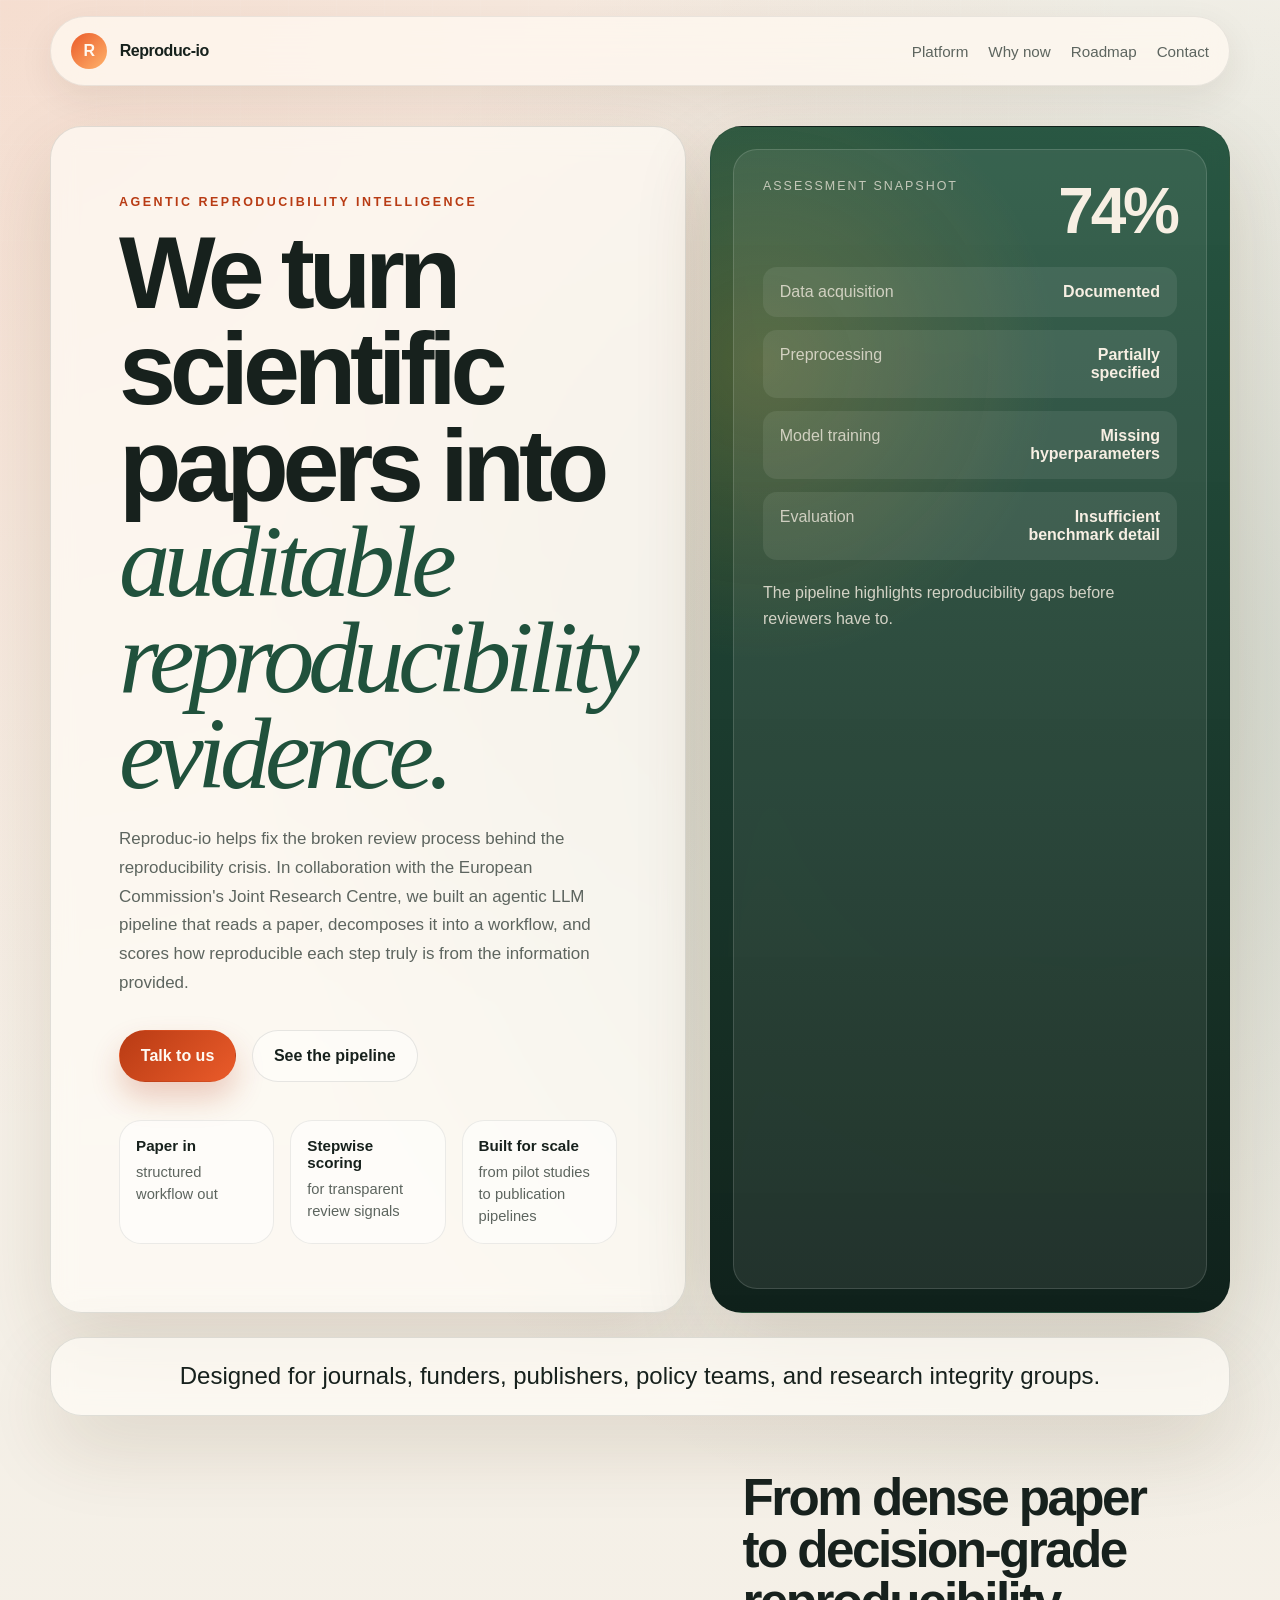
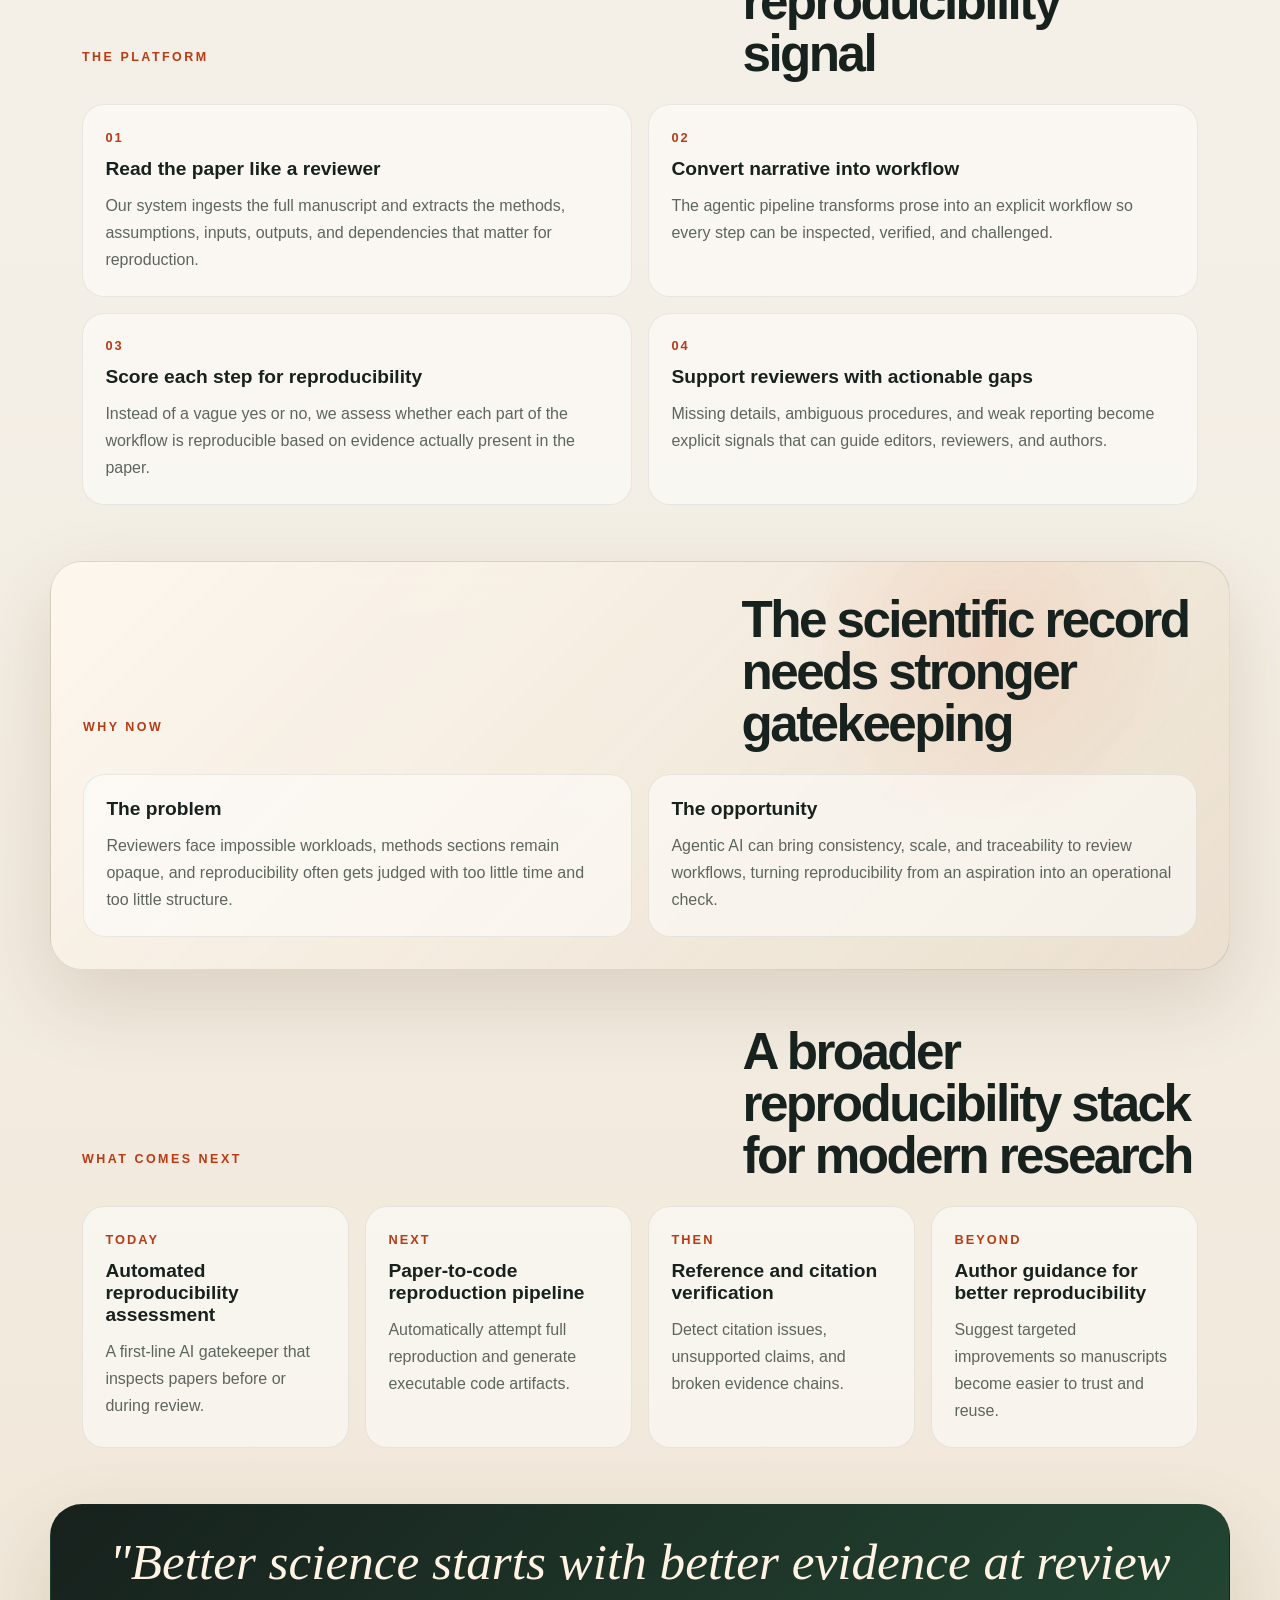
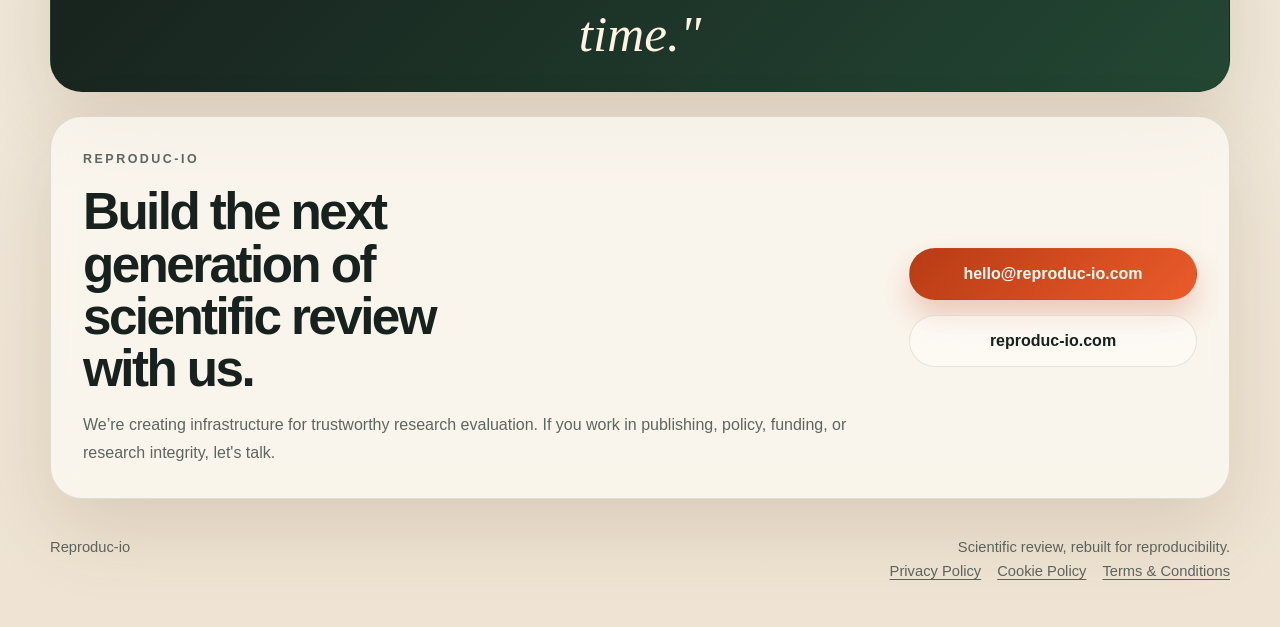
<file: index.html>
<!DOCTYPE html>
<html lang="en">
  <head>
    <meta charset="UTF-8" />
    <meta name="viewport" content="width=device-width, initial-scale=1.0" />
    <title>Reproduc-io | Rebuilding Trust In Scientific Review</title>
    <meta
      name="description"
      content="Reproduc-io uses agentic AI to assess the reproducibility of scientific papers and strengthen peer review with structured, scalable evidence."
    />
    <meta
      name="keywords"
      content="Reproduc-io, reproducibility, peer review, scientific review, agentic AI, LLM, research integrity"
    />
    <meta name="theme-color" content="#f4efe6" />
    <meta property="og:title" content="Reproduc-io" />
    <meta
      property="og:description"
      content="Fixing the broken review process with agentic AI for reproducibility assessment."
    />
    <meta property="og:type" content="website" />
    <meta property="og:url" content="https://reproduc-io.com/" />
    <link rel="icon" type="image/svg+xml" href="favicon.svg" />
    <link rel="stylesheet" href="styles.css" />
  </head>
  <body>
    <div class="page-shell">
      <header class="site-header">
        <a class="brand" href="#top" aria-label="Reproduc-io home">
          <span class="brand-mark">R</span>
          <span class="brand-text">Reproduc-io</span>
        </a>
        <nav class="site-nav" aria-label="Primary navigation">
          <a href="#platform">Platform</a>
          <a href="#why-now">Why now</a>
          <a href="#roadmap">Roadmap</a>
          <a href="#contact">Contact</a>
        </nav>
      </header>

      <main id="top">
        <section class="hero">
          <div class="hero-copy">
            <p class="eyebrow reveal">Agentic reproducibility intelligence</p>
            <h1 class="reveal">
              We turn scientific papers into
              <span>auditable reproducibility evidence.</span>
            </h1>
            <p class="hero-text reveal">
              Reproduc-io helps fix the broken review process behind the reproducibility
              crisis. In collaboration with the European Commission's Joint Research
              Centre, we built an agentic LLM pipeline that reads a paper, decomposes
              it into a workflow, and scores how reproducible each step truly is from
              the information provided.
            </p>
            <div class="hero-actions reveal">
              <a class="button button-primary" href="#contact">Talk to us</a>
              <a class="button button-secondary" href="#platform">See the pipeline</a>
            </div>
            <ul class="hero-metrics reveal" aria-label="Key company metrics">
              <li>
                <strong>Paper in</strong>
                <span>structured workflow out</span>
              </li>
              <li>
                <strong>Stepwise scoring</strong>
                <span>for transparent review signals</span>
              </li>
              <li>
                <strong>Built for scale</strong>
                <span>from pilot studies to publication pipelines</span>
              </li>
            </ul>
          </div>

          <div class="hero-card reveal">
            <div class="signal-card">
              <div class="signal-card-header">
                <span class="signal-label">Assessment snapshot</span>
                <span class="signal-score">74%</span>
              </div>
              <div class="signal-flow">
                <div class="signal-step">
                  <span>Data acquisition</span>
                  <strong>Documented</strong>
                </div>
                <div class="signal-step">
                  <span>Preprocessing</span>
                  <strong>Partially specified</strong>
                </div>
                <div class="signal-step">
                  <span>Model training</span>
                  <strong>Missing hyperparameters</strong>
                </div>
                <div class="signal-step">
                  <span>Evaluation</span>
                  <strong>Insufficient benchmark detail</strong>
                </div>
              </div>
              <p class="signal-note">
                The pipeline highlights reproducibility gaps before reviewers have to.
              </p>
            </div>
          </div>
        </section>

        <section class="featured-strip reveal">
          <p>Designed for journals, funders, publishers, policy teams, and research integrity groups.</p>
        </section>

        <section class="section-grid" id="platform">
          <div class="section-heading reveal">
            <p class="eyebrow">The platform</p>
            <h2>From dense paper to decision-grade reproducibility signal</h2>
          </div>
          <div class="card-grid">
            <article class="info-card reveal">
              <span class="card-index">01</span>
              <h3>Read the paper like a reviewer</h3>
              <p>
                Our system ingests the full manuscript and extracts the methods,
                assumptions, inputs, outputs, and dependencies that matter for
                reproduction.
              </p>
            </article>
            <article class="info-card reveal">
              <span class="card-index">02</span>
              <h3>Convert narrative into workflow</h3>
              <p>
                The agentic pipeline transforms prose into an explicit workflow so
                every step can be inspected, verified, and challenged.
              </p>
            </article>
            <article class="info-card reveal">
              <span class="card-index">03</span>
              <h3>Score each step for reproducibility</h3>
              <p>
                Instead of a vague yes or no, we assess whether each part of the
                workflow is reproducible based on evidence actually present in the paper.
              </p>
            </article>
            <article class="info-card reveal">
              <span class="card-index">04</span>
              <h3>Support reviewers with actionable gaps</h3>
              <p>
                Missing details, ambiguous procedures, and weak reporting become
                explicit signals that can guide editors, reviewers, and authors.
              </p>
            </article>
          </div>
        </section>

        <section class="contrast-band" id="why-now">
          <div class="section-heading reveal">
            <p class="eyebrow">Why now</p>
            <h2>The scientific record needs stronger gatekeeping</h2>
          </div>
          <div class="two-column">
            <article class="contrast-card reveal">
              <h3>The problem</h3>
              <p>
                Reviewers face impossible workloads, methods sections remain opaque,
                and reproducibility often gets judged with too little time and too
                little structure.
              </p>
            </article>
            <article class="contrast-card reveal">
              <h3>The opportunity</h3>
              <p>
                Agentic AI can bring consistency, scale, and traceability to review
                workflows, turning reproducibility from an aspiration into an operational check.
              </p>
            </article>
          </div>
        </section>

        <section class="section-grid" id="roadmap">
          <div class="section-heading reveal">
            <p class="eyebrow">What comes next</p>
            <h2>A broader reproducibility stack for modern research</h2>
          </div>
          <div class="timeline">
            <article class="timeline-item reveal">
              <span class="timeline-phase">Today</span>
              <h3>Automated reproducibility assessment</h3>
              <p>
                A first-line AI gatekeeper that inspects papers before or during review.
              </p>
            </article>
            <article class="timeline-item reveal">
              <span class="timeline-phase">Next</span>
              <h3>Paper-to-code reproduction pipeline</h3>
              <p>
                Automatically attempt full reproduction and generate executable code artifacts.
              </p>
            </article>
            <article class="timeline-item reveal">
              <span class="timeline-phase">Then</span>
              <h3>Reference and citation verification</h3>
              <p>
                Detect citation issues, unsupported claims, and broken evidence chains.
              </p>
            </article>
            <article class="timeline-item reveal">
              <span class="timeline-phase">Beyond</span>
              <h3>Author guidance for better reproducibility</h3>
              <p>
                Suggest targeted improvements so manuscripts become easier to trust and reuse.
              </p>
            </article>
          </div>
        </section>

        <section class="quote-block reveal">
          <p>
            "Better science starts with better evidence at review time."
          </p>
        </section>

        <section class="cta-section reveal" id="contact">
          <div class="cta-copy">
            <p class="eyebrow">Reproduc-io</p>
            <h2>Build the next generation of scientific review with us.</h2>
            <p>
              We’re creating infrastructure for trustworthy research evaluation.
              If you work in publishing, policy, funding, or research integrity,
              let's talk.
            </p>
          </div>
          <div class="cta-actions">
            <a class="button button-primary" href="mailto:hello@reproduc-io.com">hello@reproduc-io.com</a>
            <a class="button button-secondary" href="https://reproduc-io.com" target="_blank" rel="noreferrer">reproduc-io.com</a>
          </div>
        </section>
      </main>

      <footer class="site-footer">
        <p>Reproduc-io</p>
        <div class="footer-meta">
          <p>Scientific review, rebuilt for reproducibility.</p>
          <div class="footer-links">
            <a href="privacy.html">Privacy Policy</a>
            <a href="cookies.html">Cookie Policy</a>
            <a href="terms.html">Terms &amp; Conditions</a>
          </div>
        </div>
      </footer>
    </div>

    <script src="script.js"></script>
  </body>
</html>
</file>
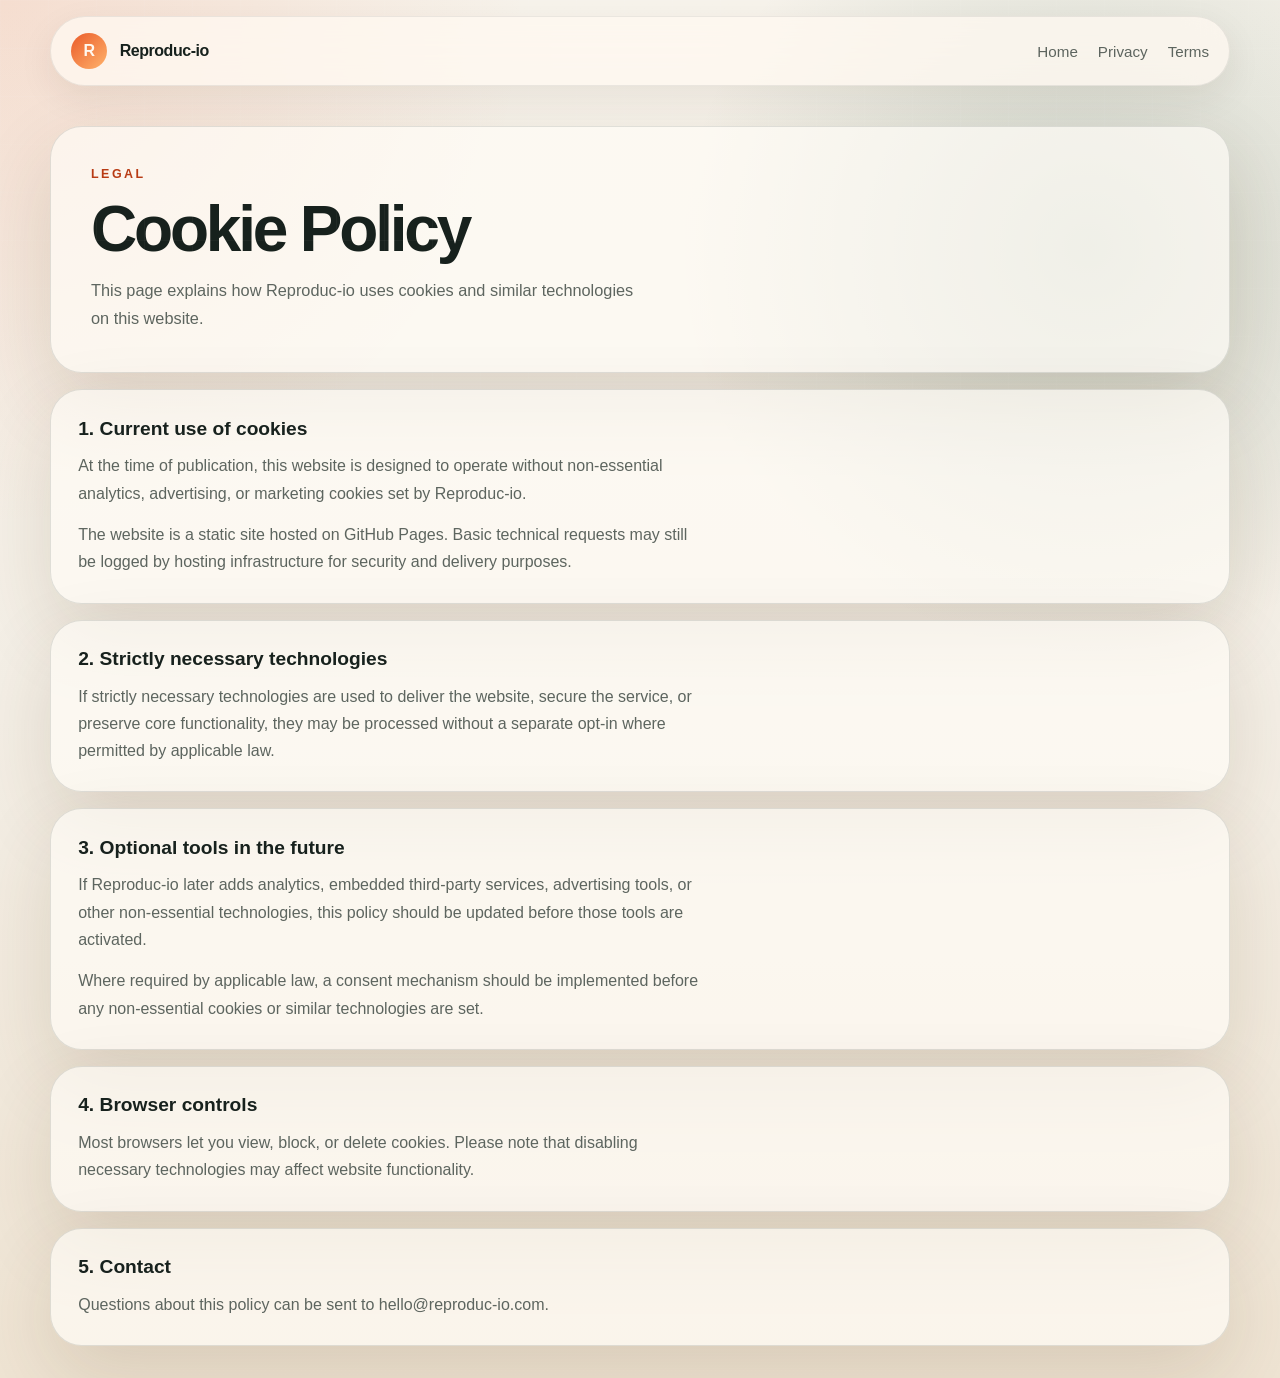
<file: cookies.html>
<!DOCTYPE html>
<html lang="en">
  <head>
    <meta charset="UTF-8" />
    <meta name="viewport" content="width=device-width, initial-scale=1.0" />
    <title>Cookie Policy | Reproduc-io</title>
    <meta name="description" content="Cookie Policy for Reproduc-io." />
    <link rel="icon" type="image/svg+xml" href="favicon.svg" />
    <link rel="stylesheet" href="styles.css" />
  </head>
  <body>
    <div class="page-shell legal-shell">
      <header class="site-header">
        <a class="brand" href="index.html" aria-label="Reproduc-io home">
          <span class="brand-mark">R</span>
          <span class="brand-text">Reproduc-io</span>
        </a>
        <nav class="site-nav" aria-label="Legal navigation">
          <a href="index.html">Home</a>
          <a href="privacy.html">Privacy</a>
          <a href="terms.html">Terms</a>
        </nav>
      </header>

      <main class="legal-page">
        <section class="legal-hero">
          <p class="eyebrow">Legal</p>
          <h1>Cookie Policy</h1>
          <p class="legal-lead">
            This page explains how Reproduc-io uses cookies and similar technologies
            on this website.
          </p>
        </section>

        <section class="legal-card">
          <h2>1. Current use of cookies</h2>
          <p>
            At the time of publication, this website is designed to operate without
            non-essential analytics, advertising, or marketing cookies set by Reproduc-io.
          </p>
          <p>
            The website is a static site hosted on GitHub Pages. Basic technical
            requests may still be logged by hosting infrastructure for security and delivery purposes.
          </p>
        </section>

        <section class="legal-card">
          <h2>2. Strictly necessary technologies</h2>
          <p>
            If strictly necessary technologies are used to deliver the website,
            secure the service, or preserve core functionality, they may be processed
            without a separate opt-in where permitted by applicable law.
          </p>
        </section>

        <section class="legal-card">
          <h2>3. Optional tools in the future</h2>
          <p>
            If Reproduc-io later adds analytics, embedded third-party services,
            advertising tools, or other non-essential technologies, this policy
            should be updated before those tools are activated.
          </p>
          <p>
            Where required by applicable law, a consent mechanism should be implemented
            before any non-essential cookies or similar technologies are set.
          </p>
        </section>

        <section class="legal-card">
          <h2>4. Browser controls</h2>
          <p>
            Most browsers let you view, block, or delete cookies. Please note that
            disabling necessary technologies may affect website functionality.
          </p>
        </section>

        <section class="legal-card">
          <h2>5. Contact</h2>
          <p>
            Questions about this policy can be sent to
            <a href="mailto:hello@reproduc-io.com">hello@reproduc-io.com</a>.
          </p>
        </section>
      </main>
    </div>
  </body>
</html>
</file>
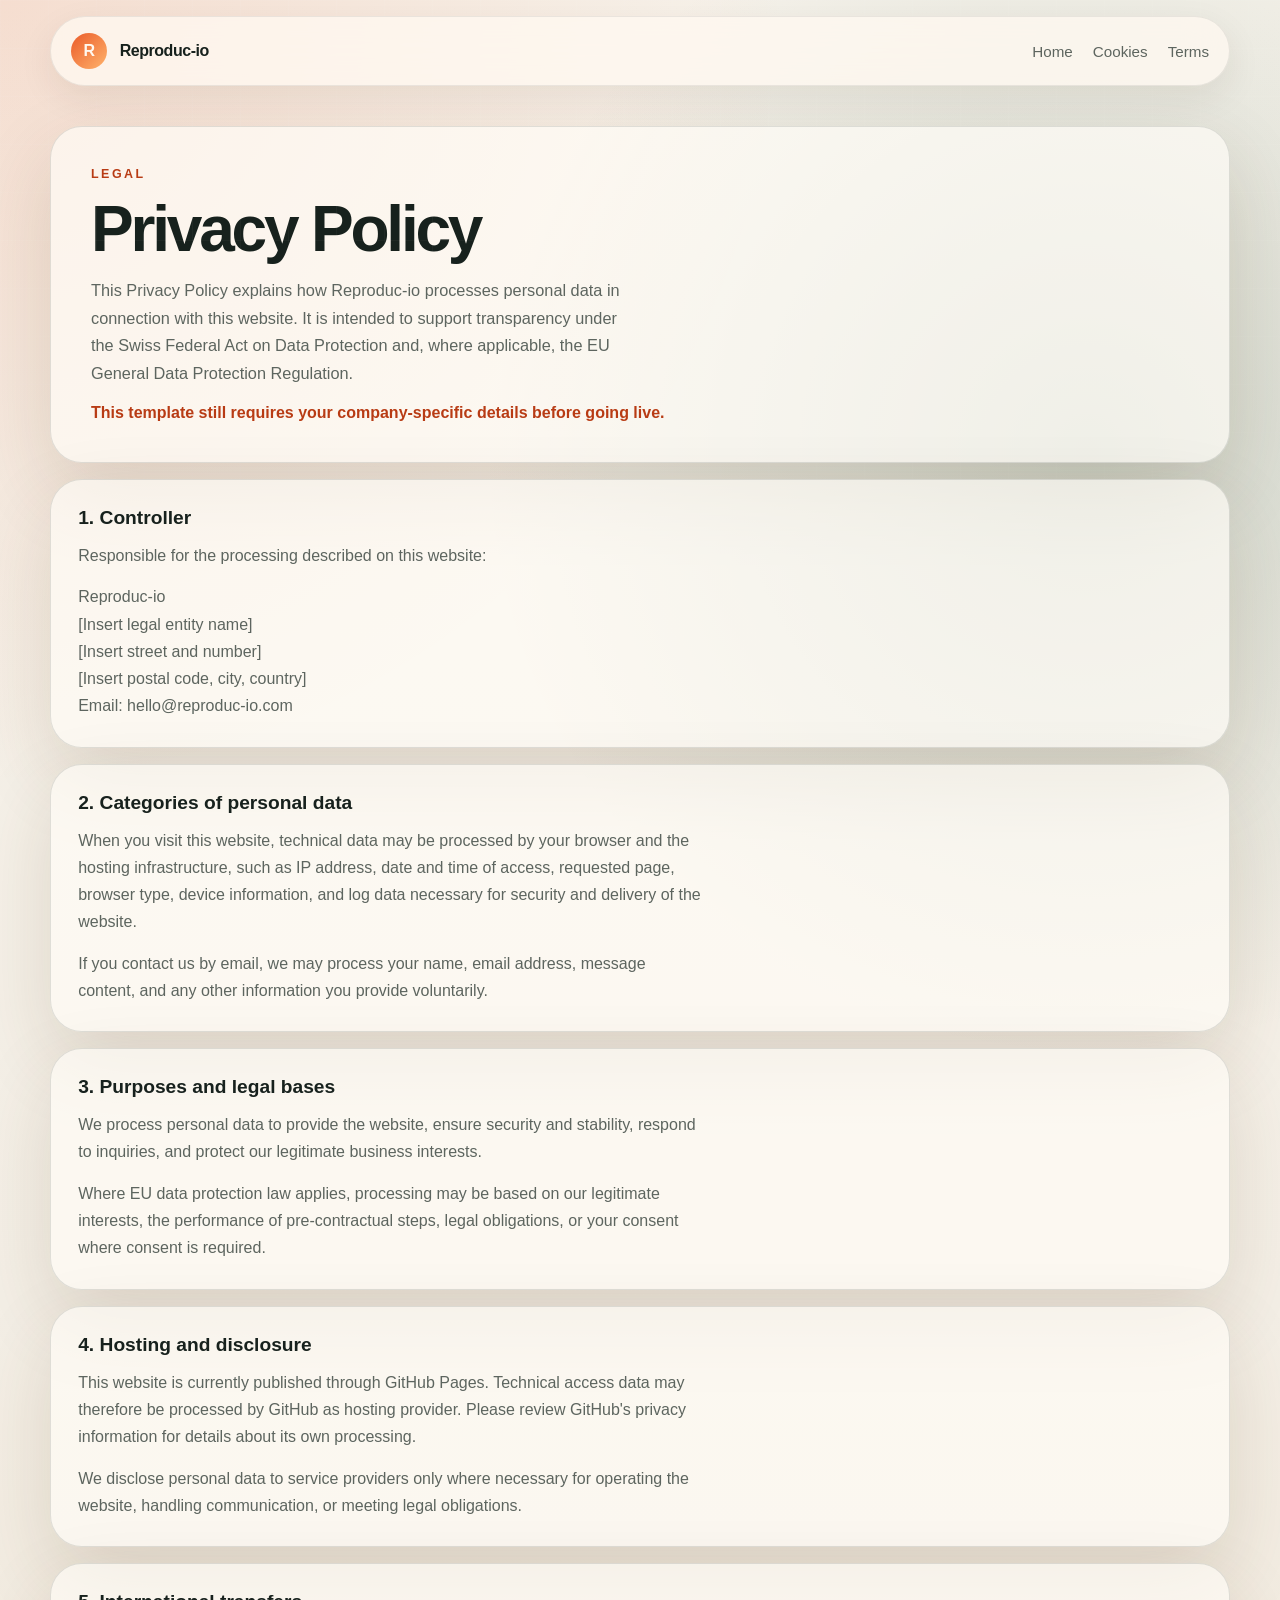
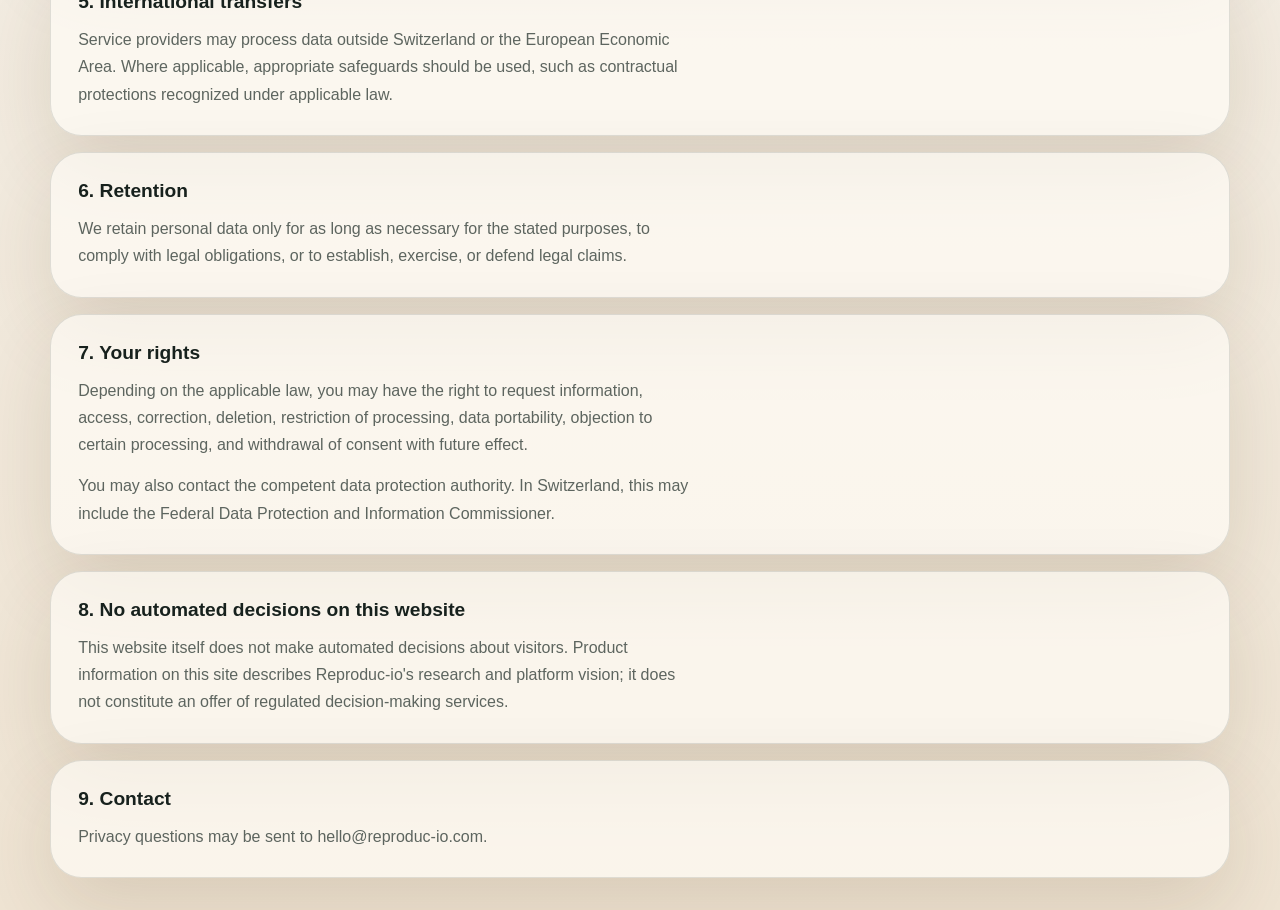
<file: privacy.html>
<!DOCTYPE html>
<html lang="en">
  <head>
    <meta charset="UTF-8" />
    <meta name="viewport" content="width=device-width, initial-scale=1.0" />
    <title>Privacy Policy | Reproduc-io</title>
    <meta
      name="description"
      content="Privacy Policy for Reproduc-io."
    />
    <link rel="icon" type="image/svg+xml" href="favicon.svg" />
    <link rel="stylesheet" href="styles.css" />
  </head>
  <body>
    <div class="page-shell legal-shell">
      <header class="site-header">
        <a class="brand" href="index.html" aria-label="Reproduc-io home">
          <span class="brand-mark">R</span>
          <span class="brand-text">Reproduc-io</span>
        </a>
        <nav class="site-nav" aria-label="Legal navigation">
          <a href="index.html">Home</a>
          <a href="cookies.html">Cookies</a>
          <a href="terms.html">Terms</a>
        </nav>
      </header>

      <main class="legal-page">
        <section class="legal-hero">
          <p class="eyebrow">Legal</p>
          <h1>Privacy Policy</h1>
          <p class="legal-lead">
            This Privacy Policy explains how Reproduc-io processes personal data in
            connection with this website. It is intended to support transparency
            under the Swiss Federal Act on Data Protection and, where applicable,
            the EU General Data Protection Regulation.
          </p>
          <p class="legal-note">
            This template still requires your company-specific details before going live.
          </p>
        </section>

        <section class="legal-card">
          <h2>1. Controller</h2>
          <p>
            Responsible for the processing described on this website:
          </p>
          <p>
            Reproduc-io<br />
            [Insert legal entity name]<br />
            [Insert street and number]<br />
            [Insert postal code, city, country]<br />
            Email: <a href="mailto:hello@reproduc-io.com">hello@reproduc-io.com</a>
          </p>
        </section>

        <section class="legal-card">
          <h2>2. Categories of personal data</h2>
          <p>
            When you visit this website, technical data may be processed by your
            browser and the hosting infrastructure, such as IP address, date and
            time of access, requested page, browser type, device information, and
            log data necessary for security and delivery of the website.
          </p>
          <p>
            If you contact us by email, we may process your name, email address,
            message content, and any other information you provide voluntarily.
          </p>
        </section>

        <section class="legal-card">
          <h2>3. Purposes and legal bases</h2>
          <p>
            We process personal data to provide the website, ensure security and
            stability, respond to inquiries, and protect our legitimate business interests.
          </p>
          <p>
            Where EU data protection law applies, processing may be based on our
            legitimate interests, the performance of pre-contractual steps, legal
            obligations, or your consent where consent is required.
          </p>
        </section>

        <section class="legal-card">
          <h2>4. Hosting and disclosure</h2>
          <p>
            This website is currently published through GitHub Pages. Technical
            access data may therefore be processed by GitHub as hosting provider.
            Please review GitHub's privacy information for details about its own processing.
          </p>
          <p>
            We disclose personal data to service providers only where necessary for
            operating the website, handling communication, or meeting legal obligations.
          </p>
        </section>

        <section class="legal-card">
          <h2>5. International transfers</h2>
          <p>
            Service providers may process data outside Switzerland or the European
            Economic Area. Where applicable, appropriate safeguards should be used,
            such as contractual protections recognized under applicable law.
          </p>
        </section>

        <section class="legal-card">
          <h2>6. Retention</h2>
          <p>
            We retain personal data only for as long as necessary for the stated
            purposes, to comply with legal obligations, or to establish, exercise,
            or defend legal claims.
          </p>
        </section>

        <section class="legal-card">
          <h2>7. Your rights</h2>
          <p>
            Depending on the applicable law, you may have the right to request
            information, access, correction, deletion, restriction of processing,
            data portability, objection to certain processing, and withdrawal of
            consent with future effect.
          </p>
          <p>
            You may also contact the competent data protection authority. In Switzerland,
            this may include the Federal Data Protection and Information Commissioner.
          </p>
        </section>

        <section class="legal-card">
          <h2>8. No automated decisions on this website</h2>
          <p>
            This website itself does not make automated decisions about visitors.
            Product information on this site describes Reproduc-io's research and
            platform vision; it does not constitute an offer of regulated decision-making services.
          </p>
        </section>

        <section class="legal-card">
          <h2>9. Contact</h2>
          <p>
            Privacy questions may be sent to
            <a href="mailto:hello@reproduc-io.com">hello@reproduc-io.com</a>.
          </p>
        </section>
      </main>
    </div>
  </body>
</html>
</file>
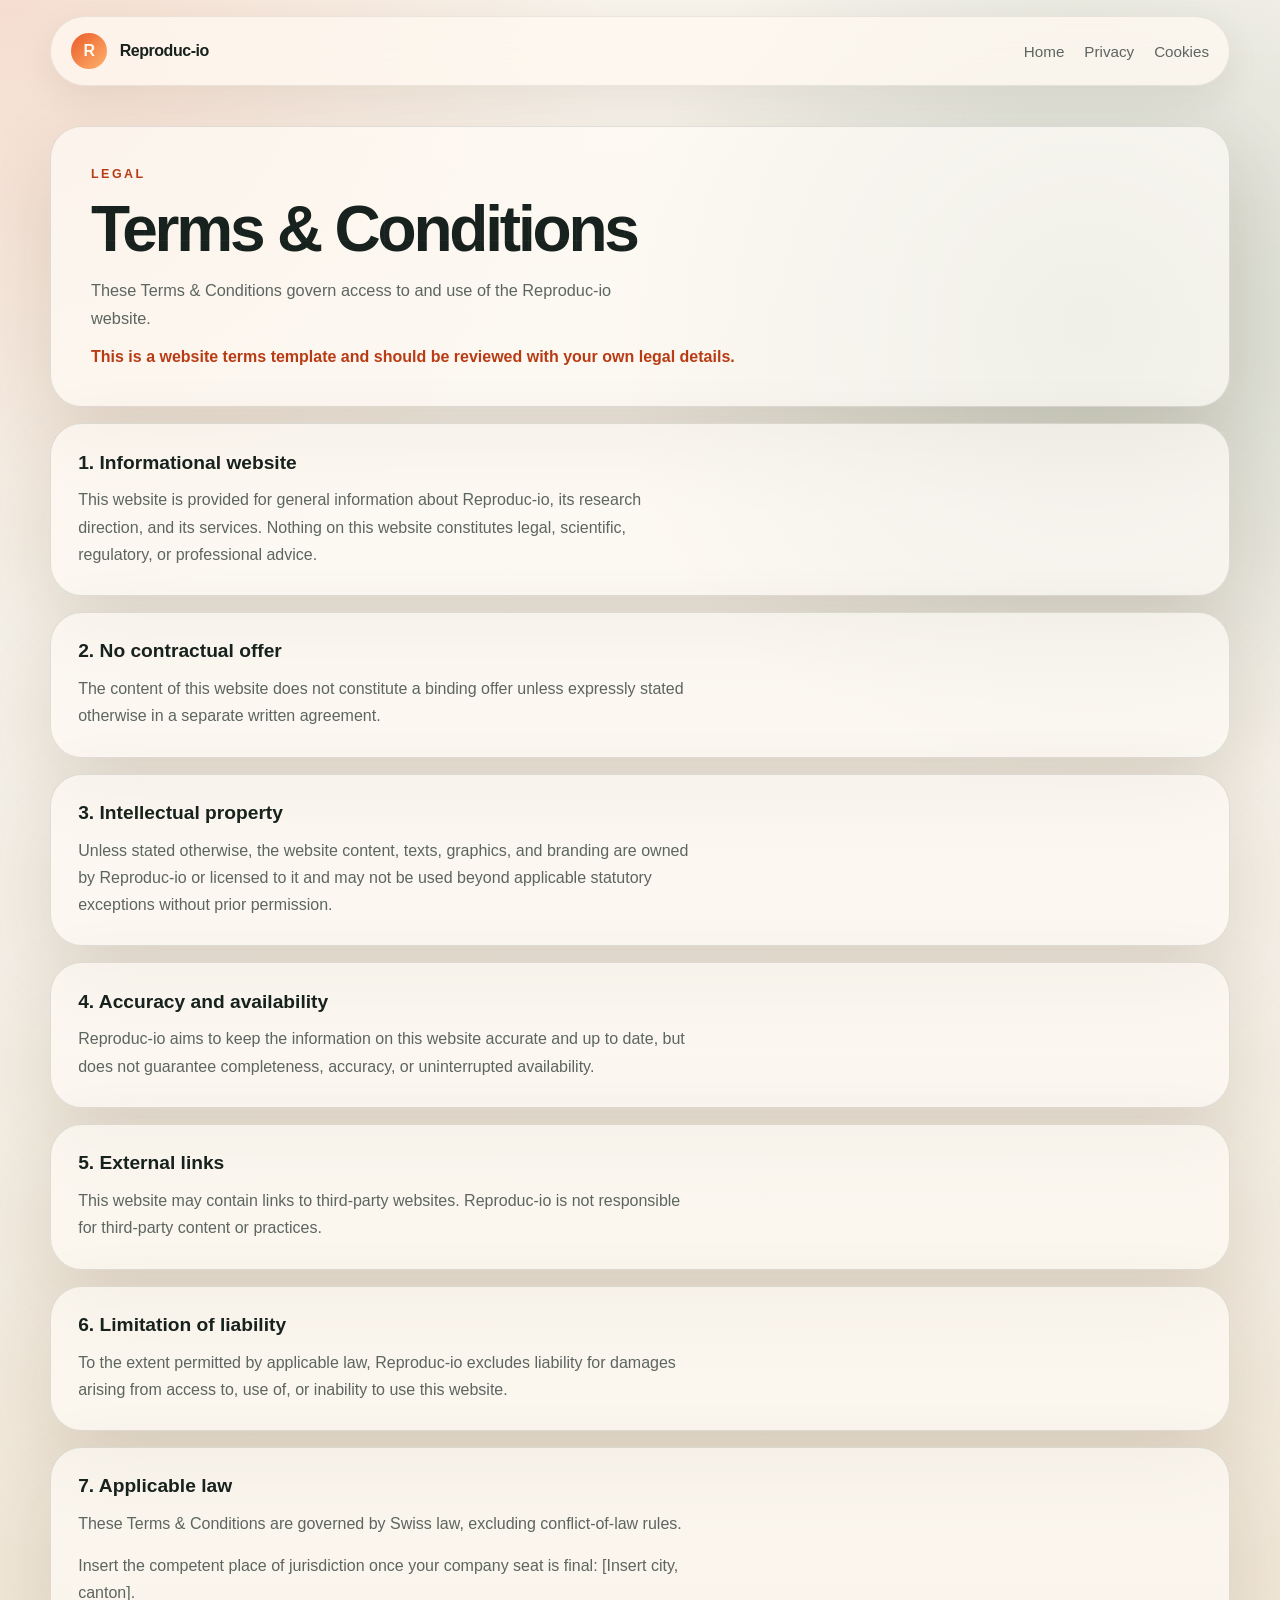
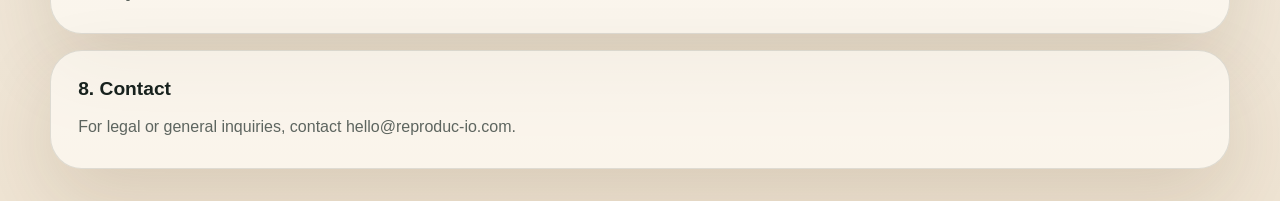
<file: terms.html>
<!DOCTYPE html>
<html lang="en">
  <head>
    <meta charset="UTF-8" />
    <meta name="viewport" content="width=device-width, initial-scale=1.0" />
    <title>Terms &amp; Conditions | Reproduc-io</title>
    <meta name="description" content="Terms and Conditions for Reproduc-io." />
    <link rel="icon" type="image/svg+xml" href="favicon.svg" />
    <link rel="stylesheet" href="styles.css" />
  </head>
  <body>
    <div class="page-shell legal-shell">
      <header class="site-header">
        <a class="brand" href="index.html" aria-label="Reproduc-io home">
          <span class="brand-mark">R</span>
          <span class="brand-text">Reproduc-io</span>
        </a>
        <nav class="site-nav" aria-label="Legal navigation">
          <a href="index.html">Home</a>
          <a href="privacy.html">Privacy</a>
          <a href="cookies.html">Cookies</a>
        </nav>
      </header>

      <main class="legal-page">
        <section class="legal-hero">
          <p class="eyebrow">Legal</p>
          <h1>Terms &amp; Conditions</h1>
          <p class="legal-lead">
            These Terms &amp; Conditions govern access to and use of the Reproduc-io website.
          </p>
          <p class="legal-note">
            This is a website terms template and should be reviewed with your own legal details.
          </p>
        </section>

        <section class="legal-card">
          <h2>1. Informational website</h2>
          <p>
            This website is provided for general information about Reproduc-io, its
            research direction, and its services. Nothing on this website constitutes
            legal, scientific, regulatory, or professional advice.
          </p>
        </section>

        <section class="legal-card">
          <h2>2. No contractual offer</h2>
          <p>
            The content of this website does not constitute a binding offer unless
            expressly stated otherwise in a separate written agreement.
          </p>
        </section>

        <section class="legal-card">
          <h2>3. Intellectual property</h2>
          <p>
            Unless stated otherwise, the website content, texts, graphics, and
            branding are owned by Reproduc-io or licensed to it and may not be used
            beyond applicable statutory exceptions without prior permission.
          </p>
        </section>

        <section class="legal-card">
          <h2>4. Accuracy and availability</h2>
          <p>
            Reproduc-io aims to keep the information on this website accurate and up
            to date, but does not guarantee completeness, accuracy, or uninterrupted availability.
          </p>
        </section>

        <section class="legal-card">
          <h2>5. External links</h2>
          <p>
            This website may contain links to third-party websites. Reproduc-io is
            not responsible for third-party content or practices.
          </p>
        </section>

        <section class="legal-card">
          <h2>6. Limitation of liability</h2>
          <p>
            To the extent permitted by applicable law, Reproduc-io excludes liability
            for damages arising from access to, use of, or inability to use this website.
          </p>
        </section>

        <section class="legal-card">
          <h2>7. Applicable law</h2>
          <p>
            These Terms &amp; Conditions are governed by Swiss law, excluding conflict-of-law rules.
          </p>
          <p>
            Insert the competent place of jurisdiction once your company seat is final:
            [Insert city, canton].
          </p>
        </section>

        <section class="legal-card">
          <h2>8. Contact</h2>
          <p>
            For legal or general inquiries, contact
            <a href="mailto:hello@reproduc-io.com">hello@reproduc-io.com</a>.
          </p>
        </section>
      </main>
    </div>
  </body>
</html>
</file>
<file: styles.css>
:root {
  --bg: #f4efe6;
  --bg-strong: #eadfce;
  --surface: rgba(255, 252, 247, 0.68);
  --surface-strong: #fff9f1;
  --ink: #17211d;
  --muted: #5d655f;
  --line: rgba(23, 33, 29, 0.12);
  --accent: #ea5b2a;
  --accent-dark: #b83b14;
  --forest: #20513c;
  --gold: #cf9b2b;
  --shadow: 0 30px 80px rgba(78, 51, 14, 0.14);
  --radius-lg: 32px;
  --radius-md: 22px;
  --radius-sm: 14px;
  --max-width: 1180px;
}

* {
  box-sizing: border-box;
}

html {
  scroll-behavior: smooth;
}

body {
  margin: 0;
  font-family: "Segoe UI", Arial, Helvetica, sans-serif;
  color: var(--ink);
  background:
    radial-gradient(circle at top left, rgba(234, 91, 42, 0.14), transparent 28%),
    radial-gradient(circle at 85% 18%, rgba(32, 81, 60, 0.18), transparent 26%),
    linear-gradient(180deg, #f7f3eb 0%, #f4efe6 52%, #efe4d3 100%);
}

body::before {
  content: "";
  position: fixed;
  inset: 0;
  pointer-events: none;
  background-image:
    linear-gradient(rgba(255, 255, 255, 0.18) 1px, transparent 1px),
    linear-gradient(90deg, rgba(255, 255, 255, 0.18) 1px, transparent 1px);
  background-size: 48px 48px;
  mask-image: linear-gradient(180deg, rgba(0, 0, 0, 0.3), transparent 80%);
}

a {
  color: inherit;
  text-decoration: none;
}

p,
h1,
h2,
h3,
ul {
  margin: 0;
}

.page-shell {
  width: min(calc(100% - 2rem), var(--max-width));
  margin: 0 auto;
  padding: 1rem 0 2rem;
}

.site-header {
  display: flex;
  align-items: center;
  justify-content: space-between;
  gap: 1rem;
  position: sticky;
  top: 0.75rem;
  z-index: 10;
  margin-bottom: 2.5rem;
  padding: 1rem 1.25rem;
  background: rgba(255, 249, 241, 0.76);
  backdrop-filter: blur(20px);
  border: 1px solid rgba(23, 33, 29, 0.08);
  border-radius: 999px;
  box-shadow: 0 12px 35px rgba(58, 40, 11, 0.08);
}

.brand {
  display: inline-flex;
  align-items: center;
  gap: 0.8rem;
  font-weight: 700;
  letter-spacing: -0.03em;
}

.brand-mark {
  display: grid;
  place-items: center;
  width: 2.25rem;
  height: 2.25rem;
  border-radius: 50%;
  background: linear-gradient(135deg, var(--accent), #ffb36c);
  color: #fff8ef;
}

.site-nav {
  display: flex;
  flex-wrap: wrap;
  gap: 1.25rem;
  color: var(--muted);
  font-size: 0.95rem;
}

.hero,
.section-grid,
.contrast-band,
.cta-section,
.quote-block,
.featured-strip {
  margin-bottom: 1.5rem;
}

.hero {
  display: grid;
  grid-template-columns: 1.1fr 0.9fr;
  gap: 1.5rem;
  align-items: stretch;
}

.hero-copy,
.hero-card,
.featured-strip,
.contrast-band,
.quote-block,
.cta-section {
  position: relative;
  overflow: hidden;
  border-radius: var(--radius-lg);
  border: 1px solid var(--line);
  background: var(--surface);
  backdrop-filter: blur(12px);
  box-shadow: var(--shadow);
}

.hero-copy {
  padding: 4.25rem;
}

.eyebrow {
  margin-bottom: 1rem;
  color: var(--accent-dark);
  font-size: 0.78rem;
  font-weight: 700;
  letter-spacing: 0.2em;
  text-transform: uppercase;
}

.hero h1 {
  max-width: 12ch;
  font-size: clamp(3.2rem, 8vw, 6.8rem);
  line-height: 0.94;
  letter-spacing: -0.06em;
}

.hero h1 span {
  display: block;
  font-family: Georgia, "Times New Roman", serif;
  font-style: italic;
  font-weight: 400;
  color: var(--forest);
}

.hero-text {
  max-width: 62ch;
  margin-top: 1.4rem;
  color: var(--muted);
  font-size: 1.06rem;
  line-height: 1.7;
}

.hero-actions {
  display: flex;
  flex-wrap: wrap;
  gap: 1rem;
  margin-top: 2rem;
}

.button {
  display: inline-flex;
  align-items: center;
  justify-content: center;
  min-height: 3.25rem;
  padding: 0.85rem 1.3rem;
  border-radius: 999px;
  border: 1px solid transparent;
  font-weight: 700;
  transition: transform 180ms ease, box-shadow 180ms ease, background 180ms ease;
}

.button:hover,
.button:focus-visible {
  transform: translateY(-2px);
}

.button-primary {
  background: linear-gradient(135deg, var(--accent-dark), var(--accent));
  color: #fffaf3;
  box-shadow: 0 16px 30px rgba(184, 59, 20, 0.24);
}

.button-secondary {
  background: rgba(255, 255, 255, 0.45);
  border-color: rgba(23, 33, 29, 0.1);
}

.hero-metrics {
  display: grid;
  grid-template-columns: repeat(3, minmax(0, 1fr));
  gap: 1rem;
  padding: 0;
  margin-top: 2.4rem;
  list-style: none;
}

.hero-metrics li {
  padding: 1rem;
  border-radius: var(--radius-md);
  background: rgba(255, 255, 255, 0.52);
  border: 1px solid rgba(23, 33, 29, 0.08);
}

.hero-metrics strong,
.hero-metrics span {
  display: block;
}

.hero-metrics strong {
  margin-bottom: 0.4rem;
  font-size: 0.95rem;
}

.hero-metrics span {
  color: var(--muted);
  font-size: 0.92rem;
  line-height: 1.5;
}

.hero-card {
  display: flex;
  align-items: stretch;
  min-height: 100%;
  padding: 1.4rem;
  background:
    radial-gradient(circle at 10% 20%, rgba(207, 155, 43, 0.24), transparent 28%),
    linear-gradient(180deg, rgba(32, 81, 60, 0.96), rgba(11, 29, 23, 0.98));
  color: #f7efe3;
}

.signal-card {
  width: 100%;
  padding: 1.8rem;
  border-radius: calc(var(--radius-lg) - 8px);
  background: rgba(243, 233, 220, 0.08);
  border: 1px solid rgba(255, 255, 255, 0.14);
}

.signal-card-header {
  display: flex;
  align-items: flex-start;
  justify-content: space-between;
  gap: 1rem;
  margin-bottom: 1.5rem;
}

.signal-label {
  color: rgba(247, 239, 227, 0.72);
  text-transform: uppercase;
  letter-spacing: 0.16em;
  font-size: 0.78rem;
}

.signal-score {
  font-size: clamp(2.6rem, 5vw, 4rem);
  font-weight: 700;
  line-height: 1;
  letter-spacing: -0.05em;
}

.signal-flow {
  display: grid;
  gap: 0.8rem;
}

.signal-step {
  display: flex;
  justify-content: space-between;
  gap: 1rem;
  padding: 1rem 1.05rem;
  border-radius: var(--radius-sm);
  background: rgba(255, 255, 255, 0.08);
}

.signal-step span {
  color: rgba(247, 239, 227, 0.76);
}

.signal-step strong {
  max-width: 15ch;
  text-align: right;
}

.signal-note {
  margin-top: 1.3rem;
  color: rgba(247, 239, 227, 0.82);
  line-height: 1.6;
}

.featured-strip,
.quote-block {
  padding: 1.35rem 1.5rem;
}

.featured-strip p,
.quote-block p {
  text-align: center;
  font-size: clamp(1.1rem, 2vw, 1.5rem);
  line-height: 1.4;
}

.section-grid,
.contrast-band,
.cta-section {
  padding: 2rem;
}

.section-heading {
  display: flex;
  align-items: end;
  justify-content: space-between;
  gap: 1rem;
  margin-bottom: 1.5rem;
}

.section-heading h2 {
  max-width: 16ch;
  font-size: clamp(2rem, 4vw, 3.4rem);
  line-height: 1.02;
  letter-spacing: -0.05em;
}

.card-grid,
.two-column,
.timeline {
  display: grid;
  gap: 1rem;
}

.card-grid {
  grid-template-columns: repeat(2, minmax(0, 1fr));
}

.info-card,
.contrast-card,
.timeline-item {
  padding: 1.4rem;
  border-radius: var(--radius-md);
  background: rgba(255, 255, 255, 0.5);
  border: 1px solid rgba(23, 33, 29, 0.08);
}

.card-index,
.timeline-phase {
  display: inline-block;
  margin-bottom: 0.8rem;
  color: var(--accent-dark);
  font-size: 0.8rem;
  font-weight: 700;
  letter-spacing: 0.16em;
  text-transform: uppercase;
}

.info-card h3,
.contrast-card h3,
.timeline-item h3 {
  margin-bottom: 0.75rem;
  font-size: 1.2rem;
}

.info-card p,
.contrast-card p,
.timeline-item p,
.cta-copy p {
  color: var(--muted);
  line-height: 1.7;
}

.two-column {
  grid-template-columns: repeat(2, minmax(0, 1fr));
}

.contrast-band {
  background:
    radial-gradient(circle at 80% 20%, rgba(234, 91, 42, 0.12), transparent 20%),
    linear-gradient(135deg, rgba(255, 249, 241, 0.8), rgba(234, 223, 206, 0.95));
}

.timeline {
  grid-template-columns: repeat(4, minmax(0, 1fr));
}

.quote-block {
  background: linear-gradient(135deg, #17211d, #234733);
  color: #fff3e4;
}

.quote-block p {
  font-family: Georgia, "Times New Roman", serif;
  font-size: clamp(2rem, 4vw, 3.4rem);
  font-style: italic;
}

.cta-section {
  display: flex;
  align-items: center;
  justify-content: space-between;
  gap: 2rem;
}

.cta-copy h2 {
  max-width: 13ch;
  margin-bottom: 1rem;
  font-size: clamp(2rem, 4vw, 3.4rem);
  line-height: 1.02;
  letter-spacing: -0.05em;
}

.cta-actions {
  display: flex;
  flex-direction: column;
  gap: 0.9rem;
  min-width: min(100%, 18rem);
}

.site-footer {
  display: flex;
  justify-content: space-between;
  align-items: flex-start;
  gap: 1rem;
  padding: 1rem 0;
  color: var(--muted);
  font-size: 0.92rem;
}

.footer-meta {
  display: flex;
  flex-direction: column;
  align-items: flex-end;
  gap: 0.5rem;
}

.footer-links {
  display: flex;
  flex-wrap: wrap;
  gap: 1rem;
}

.footer-links a {
  text-decoration: underline;
  text-underline-offset: 0.16rem;
}

.legal-shell {
  min-height: 100vh;
}

.legal-page {
  display: grid;
  gap: 1rem;
}

.legal-hero,
.legal-card {
  border-radius: var(--radius-lg);
  border: 1px solid var(--line);
  background: var(--surface);
  box-shadow: var(--shadow);
}

.legal-hero {
  padding: 2.5rem;
}

.legal-hero h1 {
  font-size: clamp(2.4rem, 5vw, 4.5rem);
  line-height: 1;
  letter-spacing: -0.05em;
}

.legal-lead {
  max-width: 60ch;
  margin-top: 1rem;
  color: var(--muted);
  font-size: 1.02rem;
  line-height: 1.7;
}

.legal-note {
  margin-top: 1rem;
  color: var(--accent-dark);
  font-weight: 700;
}

.legal-card {
  padding: 1.7rem;
}

.legal-card h2 {
  margin-bottom: 0.8rem;
  font-size: 1.2rem;
}

.legal-card p {
  max-width: 70ch;
  color: var(--muted);
  line-height: 1.7;
}

.legal-card p + p {
  margin-top: 0.9rem;
}

.reveal {
  opacity: 0;
  transform: translateY(18px);
  transition: opacity 700ms ease, transform 700ms ease;
}

.reveal.is-visible {
  opacity: 1;
  transform: translateY(0);
}

@media (max-width: 980px) {
  .hero,
  .two-column,
  .timeline,
  .card-grid,
  .cta-section {
    grid-template-columns: 1fr;
  }

  .hero {
    display: grid;
  }

  .hero-copy {
    padding: 2rem;
  }

  .hero-metrics {
    grid-template-columns: 1fr;
  }

  .cta-section,
  .site-footer,
  .section-heading {
    display: block;
  }

  .footer-meta {
    align-items: flex-start;
    margin-top: 0.8rem;
  }

  .cta-actions {
    margin-top: 1.5rem;
  }
}

@media (max-width: 760px) {
  .page-shell {
    width: min(calc(100% - 1rem), var(--max-width));
  }

  .site-header {
    padding: 1rem;
    border-radius: 1.5rem;
  }

  .site-nav {
    display: none;
  }

  .hero-copy,
  .section-grid,
  .contrast-band,
  .cta-section,
  .quote-block,
  .featured-strip {
    padding-left: 1.2rem;
    padding-right: 1.2rem;
  }

  .hero-copy {
    padding-top: 1.6rem;
    padding-bottom: 1.6rem;
  }

  .hero-card {
    padding: 1rem;
  }
}

@media (prefers-reduced-motion: reduce) {
  html {
    scroll-behavior: auto;
  }

  .reveal,
  .reveal.is-visible,
  .button {
    transition: none;
    transform: none;
    opacity: 1;
  }
}
</file>
